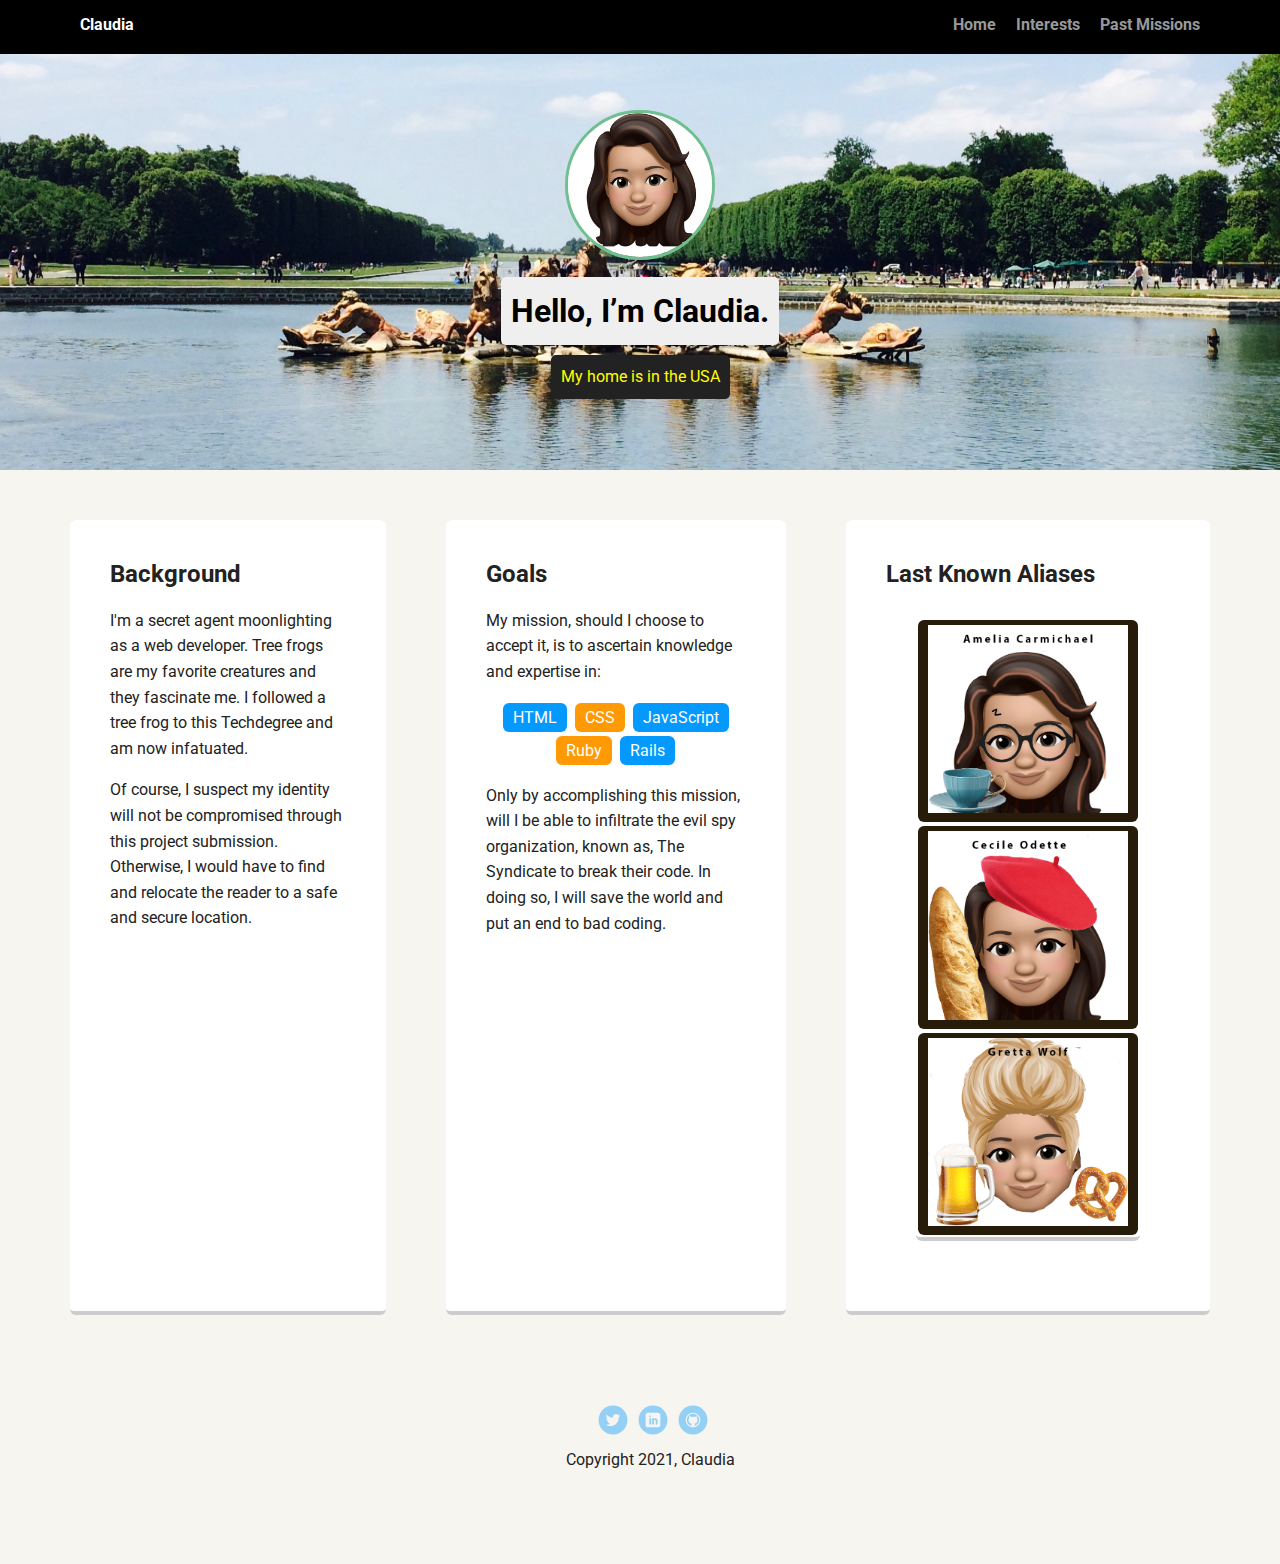
<file: index.html>
<!doctype html>
<html lang="en">
<head>
  <meta charset="utf-8">
  <title>Claudia's Profile</title>
  <meta name="viewport" content="width=device-width, initial-scale=1.0">
  <link rel="stylesheet" href="styles.css">
  <link href="https://fonts.googleapis.com/css?family=Muli%7CRoboto:400,300,500,700,900" rel="stylesheet"></head>
  <body>

    <nav class="main-nav">
        <ul class="nav">
          <li class="name">Claudia</li>
          <li><a href="index.html">Home</a></li>
          <li><a href="interests.html">Interests</a></li>
          <li><a href="past-missions.html">Past Missions</a></li>
        </ul>
    </nav>

    <header>
      <img src="images/new-me.jpeg" alt="Avatar of Claudia" class="profile-image">
      <h1 class="tag name">Hello, I’m Claudia.</h1>
      <p class="tag location">My home is in the USA</p>
    </header>

    <main class="flex">
      <section class="card">
        <h2>Background</h2>
        <p>I'm a secret agent moonlighting as a web developer. Tree frogs are my favorite creatures and they fascinate me. I followed a tree frog to this Techdegree and am now infatuated. </p>
        <p>Of course, I suspect my identity will not be compromised through this project submission. Otherwise, I would have to find and relocate the reader to a safe and secure location.</p>
      </section> 

      <section class="card">
        <h2>Goals</h2>
        <p>My mission, should I choose to accept it, is to ascertain knowledge and expertise in: </p>
        <ul class="skills">
          <li>HTML</li>
          <li>CSS</li>
          <li>JavaScript</li>
          <li>Ruby</li>
          <li>Rails</li>
        </ul>
        <p>Only by accomplishing this mission, will I be able to infiltrate the evil spy organization, known as, The Syndicate to break their code. In doing so, I will save the world and put an end to bad coding.</p>
      </section> 

      <section class="aliases">
        <h2>Last Known Aliases</h2>
        <ul class="aliases">
          <li><img class="resize" src="images/amelia.png" alt="British avatar of Claudia"></li>
          <li><img class="resize" src="images/cecil.png" alt="French avatar of Claudia"></li>
          <li><img class="resize" src="images/gretta.png" alt="German avatar of Claudia"></li>
        </ul>
      </section>
    </main>
    <footer>
      <ul>
        <li><a href="https://twitter.com/BlueClo78468508" class="social twitter">Twitter</a></li>
        <li><a href="https://www.linkedin.com/in/claudia-carranza-20024659/" class="social linkedin">LinkedIn</a></li>
        <li><a href="https://github.com/bloudcloudcomms" class="social github">Github</a></li>
      </ul>
      <p class="copyright">Copyright 2021, Claudia</p>
    </footer>
  </body>
  </html>
</file>
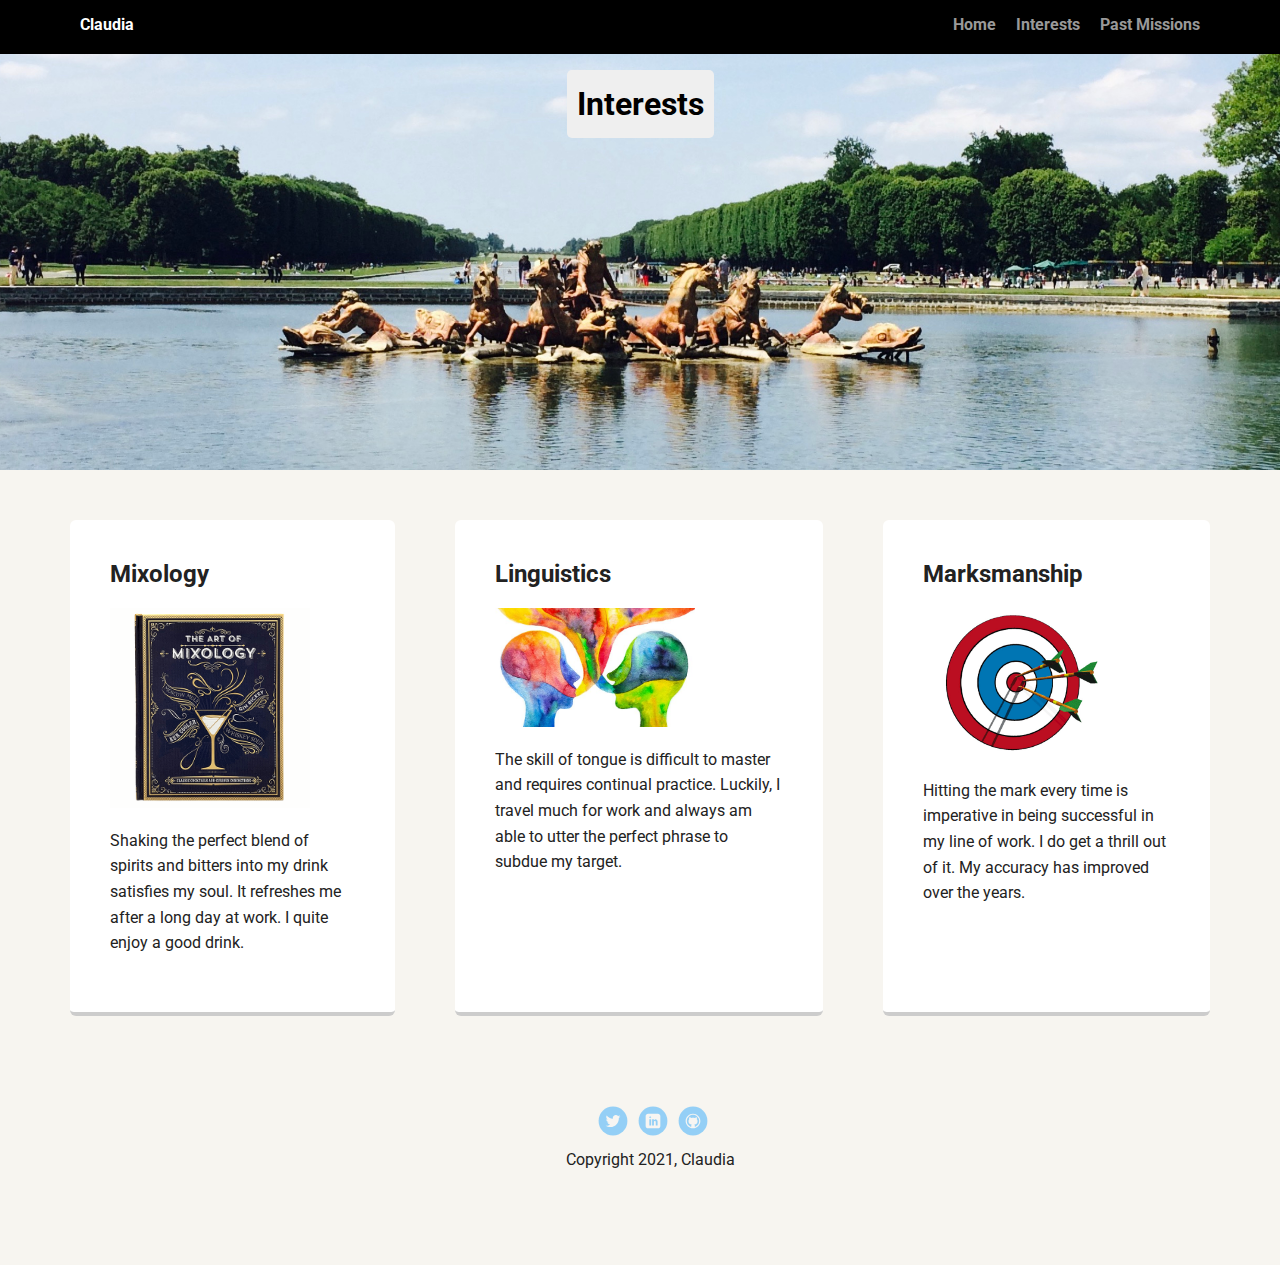
<file: interests.html>
<!doctype html>
<html lang="en">
<head>
  <meta charset="utf-8">
  <title>Claudia's Profile</title>
  <meta name="viewport" content="width=device-width, initial-scale=1.0">
  <link rel="stylesheet" href="styles.css">
  <link href="https://fonts.googleapis.com/css?family=Muli%7CRoboto:400,300,500,700,900" rel="stylesheet"></head>
  <body>

    <nav class="main-nav">
        <ul class="nav">
          <li class="name">Claudia</li>
          <li><a href="index.html">Home</a></li>
          <li><a href="interests.html">Interests</a></li>
          <li><a href="past-missions.html">Past Missions</a></li>
        </ul>
    </nav>

    <header>
      <h1 class="tag name">Interests</h1>
    </header>

    <main class="flex">
      <section class="card">
        <h2>Mixology</h2>
        <img class="resize" src="images/mixology.png" alt="Book of Mixology">
        <p>Shaking the perfect blend of spirits and bitters into my drink satisfies my soul. It refreshes me after a long day at work. I quite enjoy a good drink.</p>
      </section> 

      <section class="card">
        <h2>Linguistics</h2>
        <img class="resize" src="images/linguistics.jpeg" alt="Watercolor of two heads and dialogue between them">
        <p>The skill of tongue is difficult to master and requires continual practice. Luckily, I travel much for work and always am able to utter the perfect phrase to subdue my target.</p>
      </section> 

      <section class="card">
        <h2>Marksmanship</h2>
        <img class="resize" src="images/marksmanship.jpeg" alt="Bullseye">
        <p>Hitting the mark every time is imperative in being successful in my line of work. I do get a thrill out of it. My accuracy has improved over the years.</p>
      </section>
    </main>
    <footer>
      <ul>
        <li><a href="https://twitter.com/BlueClo78468508" class="social twitter">Twitter</a></li>
        <li><a href="https://www.linkedin.com/in/claudia-carranza-20024659/" class="social linkedin">LinkedIn</a></li>
        <li><a href="https://github.com/bloudcloudcomms" class="social github">Github</a></li>
      </ul>
      <p class="copyright">Copyright 2021, Claudia</p>
    </footer>
  </body>
  </html>
</file>
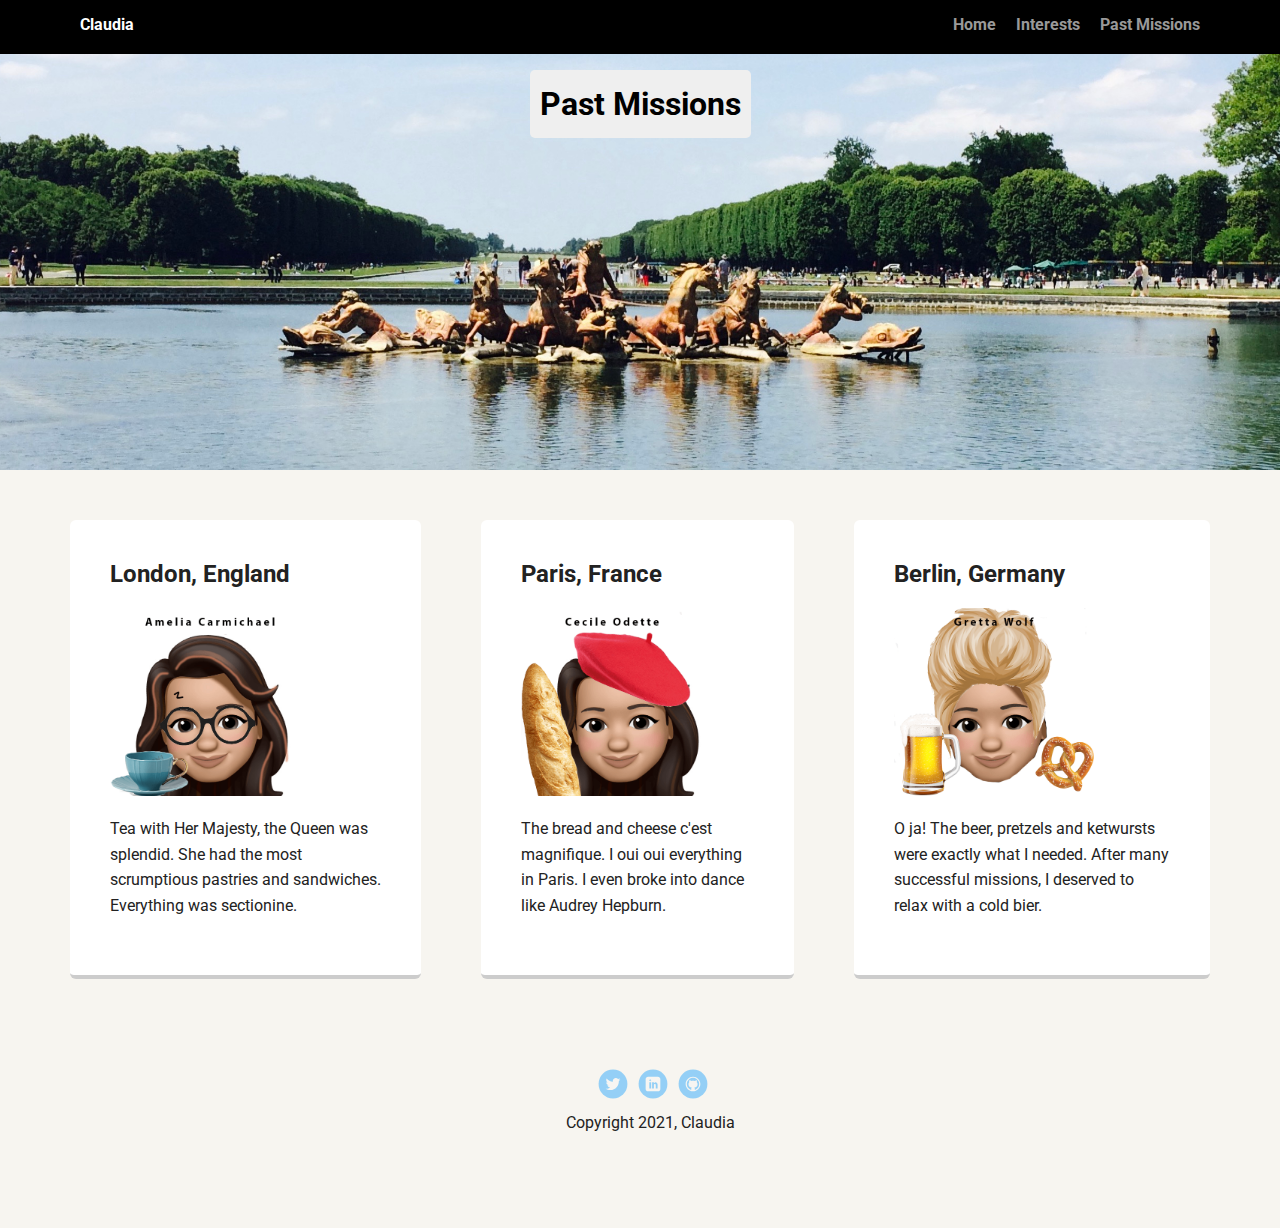
<file: past-missions.html>
<!doctype html>
<html lang="en">
<head>
  <meta charset="utf-8">
  <title>Claudia's Profile</title>
  <meta name="viewport" content="width=device-width, initial-scale=1.0">
  <link rel="stylesheet" href="styles.css">
  <link href="https://fonts.googleapis.com/css?family=Muli%7CRoboto:400,300,500,700,900" rel="stylesheet"></head>
  <body>

    <nav class="main-nav">
        <ul class="nav">
          <li class="name">Claudia</li>
          <li><a href="index.html">Home</a></li>
          <li><a href="interests.html">Interests</a></li>
          <li><a href="past-missions.html">Past Missions</a></li>
        </ul>
    </nav>

    <header>
      <h1 class="tag name">Past Missions</h1>
    </header>

    <main class="flex">
      <section class="card">
        <h2>London, England</h2>
        <img class="resize" src="images/amelia.png" alt="British avatar of Claudia">
        <p>Tea with Her Majesty, the Queen was splendid. She had the most scrumptious pastries and sandwiches. Everything was sectionine.</p>
      </section> 

      <section class="card">
        <h2>Paris, France</h2>
        <img class="resize" src="images/cecil.png" alt="French avatar of Claudia">
        <p>The bread and cheese c'est magnifique. I oui oui everything in Paris. I even broke into dance like Audrey Hepburn.</p>
      </section> 

      <section class="card">
        <h2>Berlin, Germany</h2>
        <img class="resize" src="images/gretta.png" alt="German avatar of Claudia">
        <p>O ja! The beer, pretzels and ketwursts were exactly what I needed. After many successful missions, I deserved to relax with a cold bier.</p>
      </section>
    </main>
    <footer>
      <ul>
        <li><a href="https://twitter.com/BlueClo78468508" class="social twitter">Twitter</a></li>
        <li><a href="https://www.linkedin.com/in/claudia-carranza-20024659/" class="social linkedin">LinkedIn</a></li>
        <li><a href="https://github.com/bloudcloudcomms" class="social github">Github</a></li>
      </ul>
      <p class="copyright">Copyright 2021, Claudia</p>
    </footer>
  </body>
  </html>
</file>
<file: styles.css>
/* Global Layout Set-up */
* { 
  box-sizing: border-box;
}
  
body {
  margin: 0;
  padding: 0;
  text-align: center;
  font-family: 'Roboto', sans-serif;
  color: #222;
  background: #f7f5f0;
}
/* Link Styles */

a {
  text-decoration: none;
  color: #999;
}
a:hover {
  color: #6633ff;
}

/* Section Styles */

.main-nav {
  width: 100%;
  background: black;
  min-height: 30px;
  padding: 10px;
  position: fixed;
  text-align: center;
}
.nav {
  display: flex;
  justify-content: space-around;
  font-weight: 700;
  list-style-type: none;
  margin: 0 auto;
  padding: 0;
}

.nav .name {
    display: block;
    margin-right: auto;
    color: white;
}
.nav li {
  padding: 5px 10px 10px 10px;
}
.nav a {
  transition: all .5s;
}
.nav a:hover {
  color: white
}

header {
  text-align: center;
  background: url('images/new-background.jpg') no-repeat top center ;
  background-size: cover;
  overflow: hidden;
  padding-top: 60px;
}
header {
  line-height: 1.5;
}
header .profile-image {
  margin-top: 50px;
  width: 150px;
  height: 150px;
  border-radius: 75%;
  border: 3px solid rgb(112, 192, 143);
  transition: all .9s;
}
header .profile-image:hover {
  transform: scale(1.2) rotate(5deg);
}
.tag {
  background-color: #efefef;
  color: black;
  padding: 10px;
  border-radius: 5px;
  display: table;
  margin: 10px auto;
} 
.location {
  background-color: #222;
  color: yellow;
}
.card {
  margin: 30px;
  padding: 20px 40px 40px;
  max-width: 500px;
  text-align: left;
  background: #fff;
  border-bottom: 4px solid #ccc;
  border-radius: 6px;
  transition: all .5s;
}
.card:hover {
  border-color: #ff99ff;
}

ul.skills {
  padding: 0;
  text-align: center;
}

.skills li {
  border-radius: 6px;
  display: inline-block;
  background: #ff9904;
  color: white;
  padding: 5px 10px;
  margin: 2px;
}

.skills li:nth-child(odd) {
  background: #0399ff;
}

.aliases {
  margin: 30px;
  padding: 20px 40px 40px;
  max-width: max-content;
  text-align: left;
  background: #fff;
  border-bottom: 4px solid #ccc;
  border-radius: 6px;
  transition: all .5s;
}

.aliases:hover {
  border-color: #ff99ff;
}

.resize{
  width: 200px;
  height: auto;
}

ul.aliases {
  padding: 0;
  text-align: center;
}

.aliases li {
  border-radius: 6px;
  display: inline-block;
  background: #271b0a;
  color: white;
  padding: 5px 10px;
  margin: 2px;
}

footer {
  width: 100%;
  min-height: 30px;
  padding: 20px 0 40px 20px;
}

footer .copyright {
  top: -8px;
  font-size: .75em;
}

footer ul {
  list-style-type: none;
  margin: 0;
  padding: 0;
}

footer ul li {
  display: inline-block;
}

a.social {
  display: inline-block;
  text-indent: -9999px;
  margin-left: 5px;
  width: 30px;
  height: 30px;
  background-size: 30px 30px;
  opacity: .4;
  transition: all .5s;
}
a.twitter {
  background-image: url(images/twitter.svg);
}
a.linkedin {
  background-image: url(images/linkedin.svg);
}
a.github {
  background-image: url(images/github.svg);
}
a.social:hover {
  opacity: 1;
}
.clearfix {
  clear: both;
}

/* Styles for larger screens */
@media screen and (min-width: 720px) {
  
  .flex {
      display: -ms-flexbox;      /* TWEENER - IE 10 */
      display: flex; 
      max-width: 1200px;
      -ms-flex-pack: distribute;
      justify-content: space-around;
      margin: 0 auto;
  }

  header {
    min-height: 470px;
  }

  .nav {
    max-width: 1200px;
    padding: 0 30px;
  }


  main {
    padding-top: 20px;
  }

  main p {
    line-height: 1.6em;
  }

  footer {
    font-size: 1.3em;
    max-width: 1200px;
    margin: 40px auto;
  }

}
</file>
